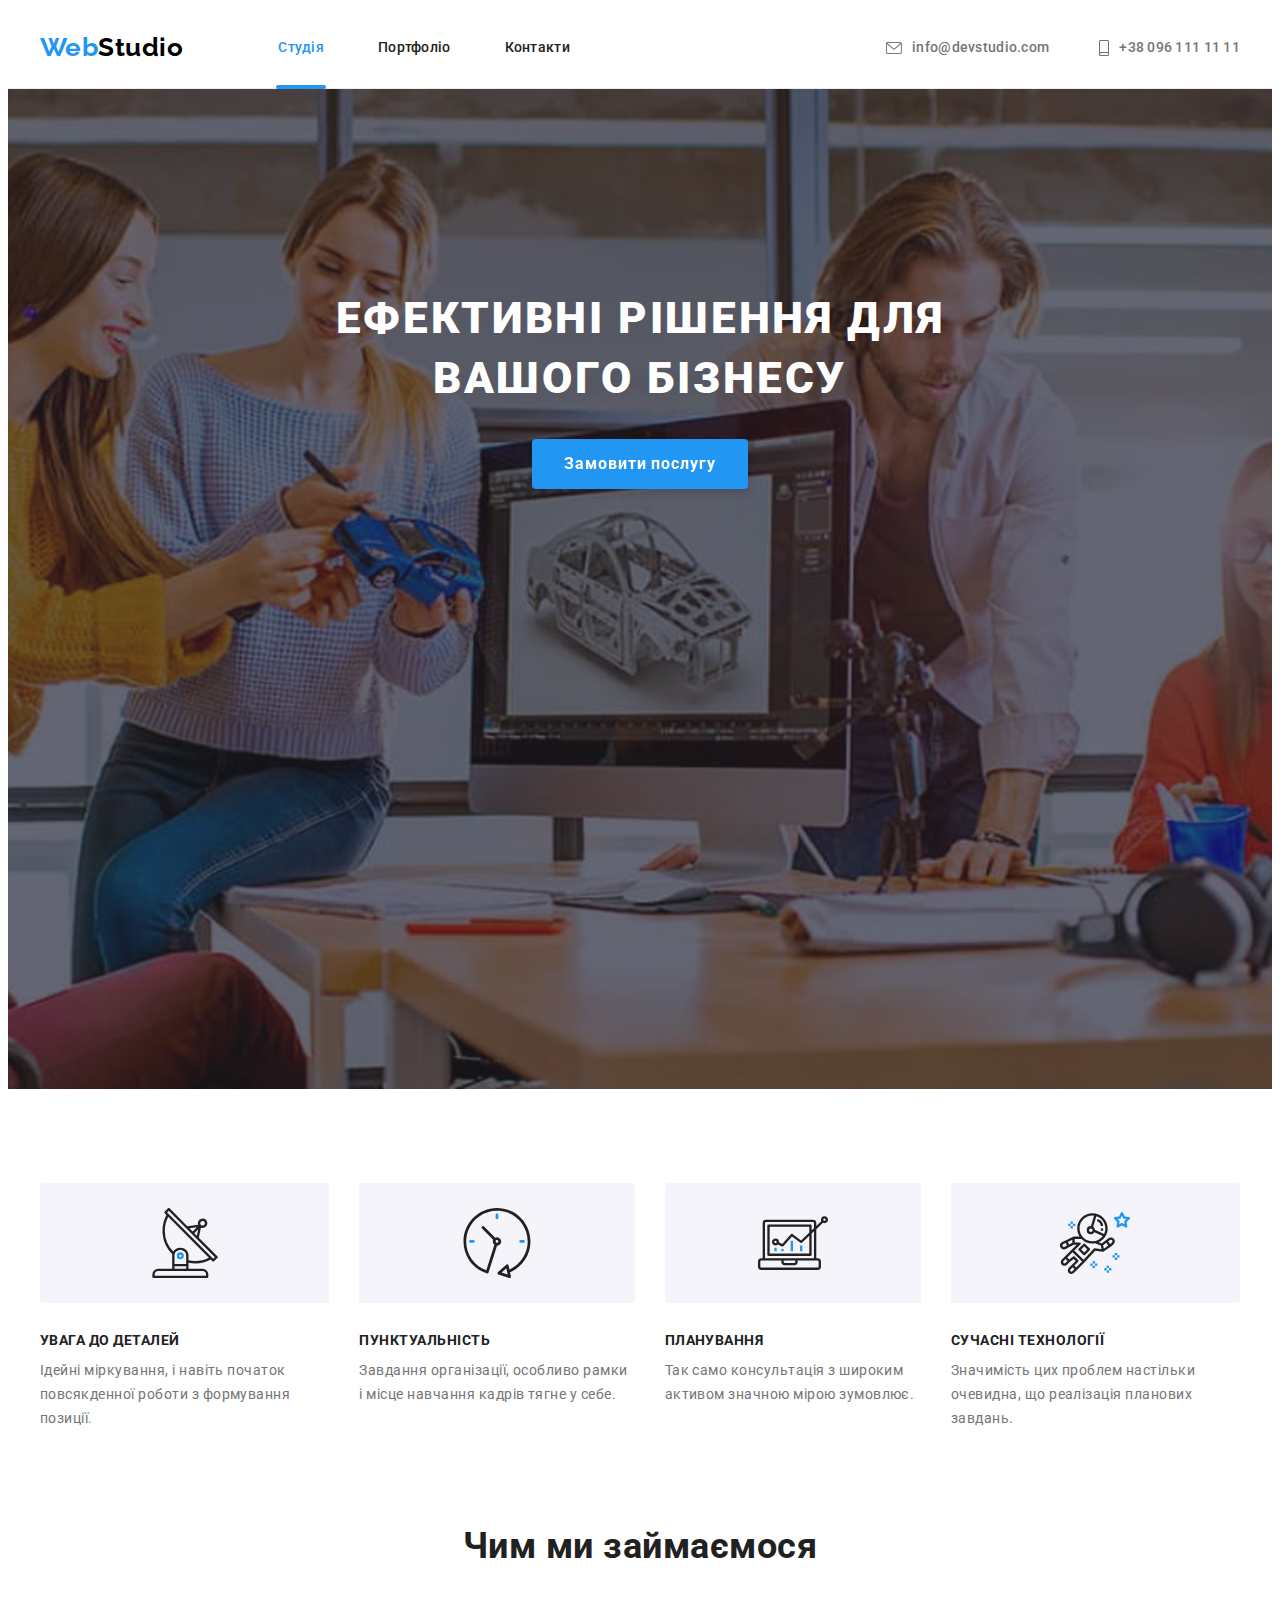
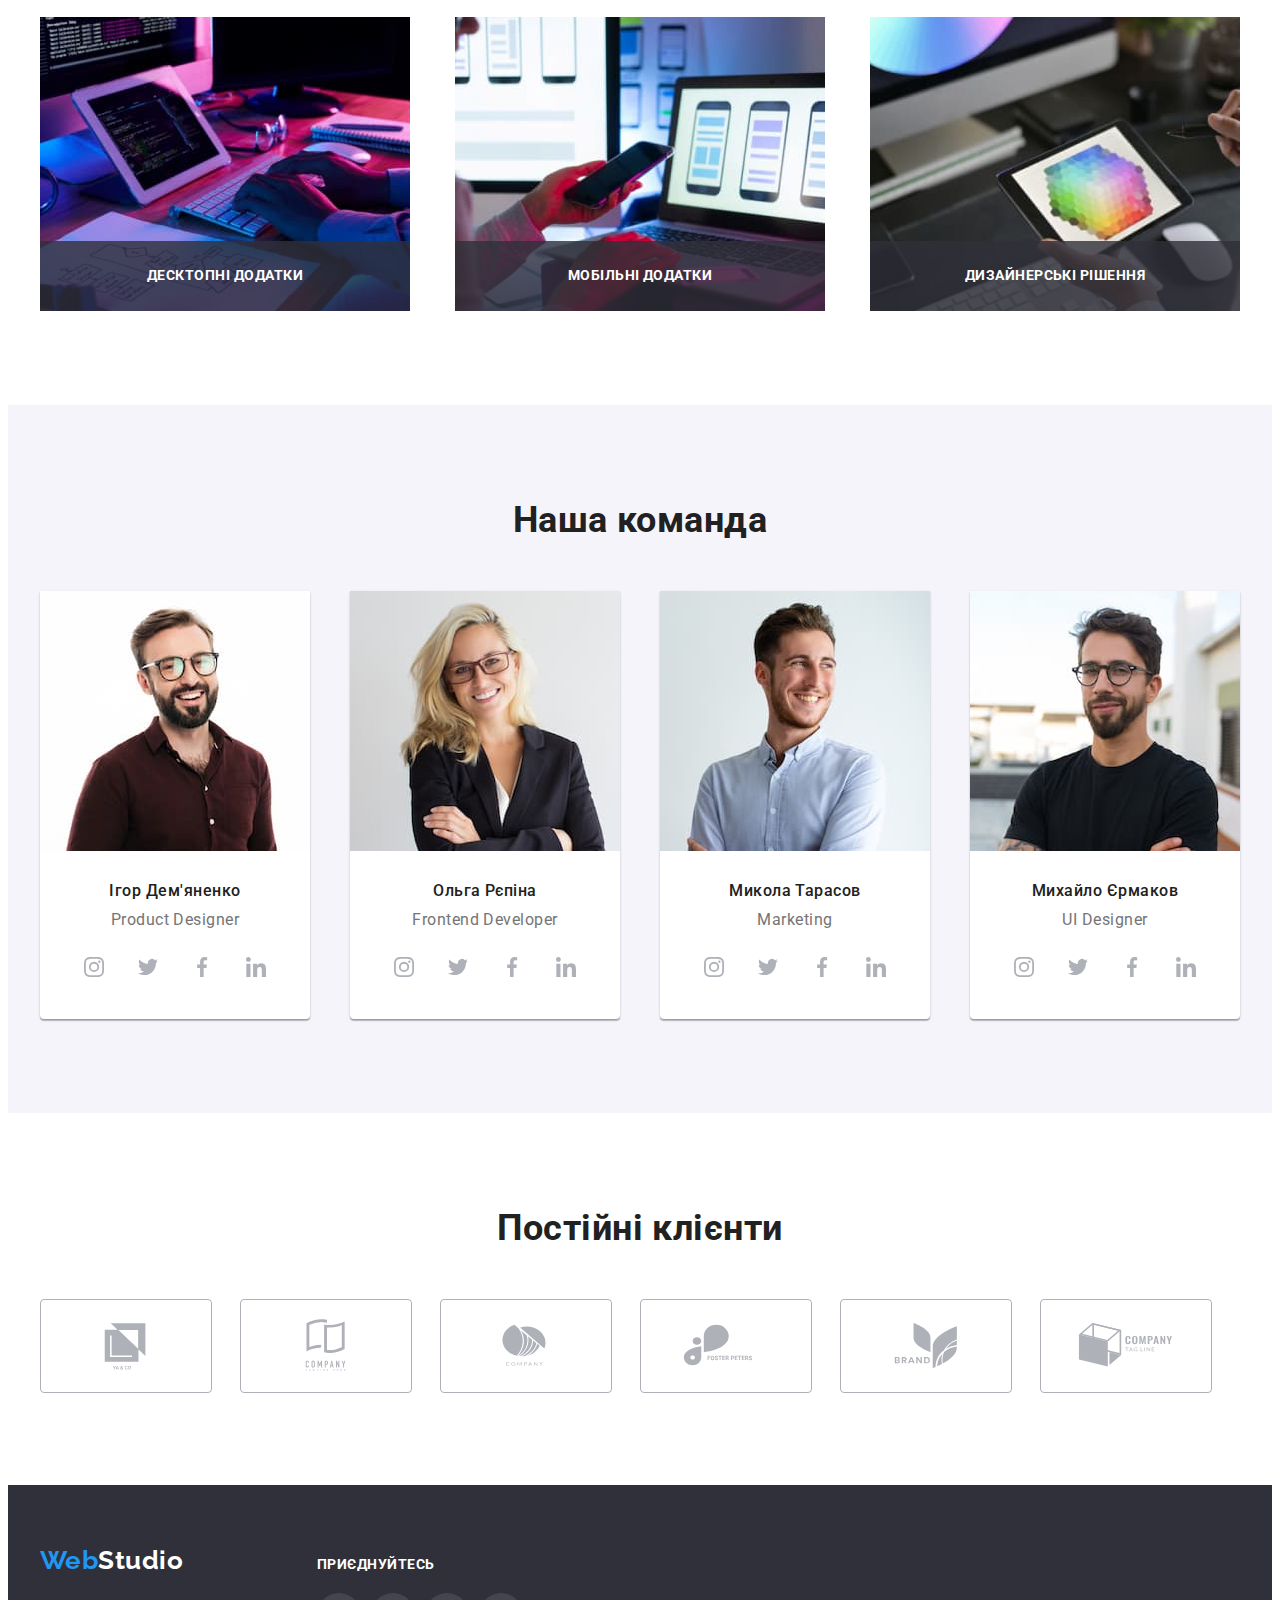
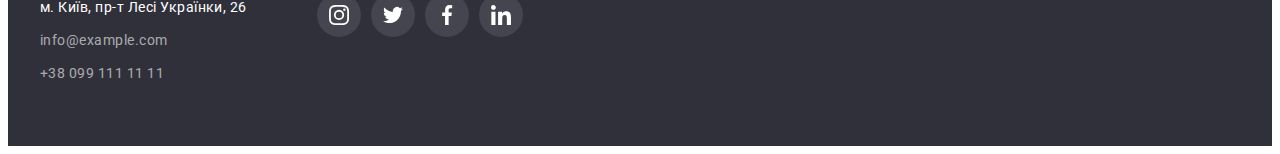
<file: index.html>
<!DOCTYPE html>
<html lang="uk">
	<head>
		<meta charset="UTF-8" />
		<meta http-equiv="X-UA-Compatible" content="IE=edge" />
		<meta name="viewport" content="width=device-width, initial-scale=1.0" />
		<title>Document</title>
		<link rel="preconnect" href="https://fonts.googleapis.com" />
		<link rel="preconnect" href="https://fonts.gstatic.com" crossorigin />
		<link
			href="https://fonts.googleapis.com/css2?family=Raleway:wght@700&family=Roboto:wght@400;500;700;900&display=swap"
			rel="stylesheet"
		/>
		<link
			rel="stylesheet"
			href="https://cdnjs.cloudflare.com/ajax/libs/modern-normalize/1.1.0/modern-normalize.min.css"
			integrity="sha512-wpPYUAdjBVSE4KJnH1VR1HeZfpl1ub8YT/NKx4PuQ5NmX2tKuGu6U/JRp5y+Y8XG2tV+wKQpNHVUX03MfMFn9Q=="
			crossorigin="anonymous"
			referrerpolicy="no-referrer"
		/>
		<link rel="stylesheet" href="./css/styles.css" />
	</head>
	<body>
		<!--  Шапка сторінки  -->
		<header class="header">
			<div class="container header-container">
				<nav class="header-nav">
					<a href="./index.html" class="logo-h link"> Web<span class="header-logo">Studio</span> </a>
					<ul class="header-list list">
						<li class="header-item">
							<a href="./index.html" class="header-link link current">Студія</a>
						</li>
						<li class="header-item">
							<a href="./portfolio.html" class="header-link link">Портфоліо</a>
						</li>
						<li class="header-item">
							<a href="" class="header-link link">Контакти</a>
						</li>
					</ul>
				</nav>

				<ul class="contacts-list list">
					<li class="contacts-item">
						<a href="mailto:info@devstudio.com" class="contacts-link link">
							<svg class="header-contact-icon" width="16" height="12">
								<use href="./images/icons.svg#icon-envelope"></use>
							</svg>
							info@devstudio.com
						</a>
					</li>
					<li class="contacts-item">
						<a href="tel:+380961111111" class="contacts-link link">
							<svg class="header-contact-icon" width="10" height="16">
								<use href="./images/icons.svg#icon-smartphone"></use>
							</svg>
							+38 096 111 11 11</a
						>
					</li>
				</ul>
			</div>
		</header>

		<!--  Унікальний контент сторінки  -->
		<main>
			<!-- Hero -->
			<section class="hero">
				<div class="container">
					<h1 class="hero-title">Ефективні рішення для вашого бізнесу</h1>

					<button type="button" class="hero-btn" data-modal-open>Замовити послугу</button>
				</div>
			</section>

			<!-- Features -->
			<section class="features section">
				<div class="container">
					<h2 class="visually-hidden">Наші особливості</h2>

					<ul class="features-list list">
						<li class="features-item">
							<div class="features-item-icon">
								<svg class="features-icon" width="70" height="70">
									<use href="./images/icons.svg#icon-antenna"></use>
								</svg>
							</div>
							<h3 class="feature-title">УВАГА ДО ДЕТАЛЕЙ</h3>
							<p class="features-text">Ідейні міркування, і навіть початок повсякденної роботи з формування позиції.</p>
						</li>
						<li class="features-item">
							<div class="features-item-icon">
								<svg class="features-icon" width="70" height="70">
									<use href="./images/icons.svg#icon-clock"></use>
								</svg>
							</div>
							<h3 class="feature-title">ПУНКТУАЛЬНІСТЬ</h3>
							<p class="features-text">Завдання організації, особливо рамки і місце навчання кадрів тягне у себе.</p>
						</li>
						<li class="features-item">
							<div class="features-item-icon">
								<svg class="features-icon" width="70" height="70">
									<use href="./images/icons.svg#icon-diagram"></use>
								</svg>
							</div>
							<h3 class="feature-title">ПЛАНУВАННЯ</h3>
							<p class="features-text">Так само консультація з широким активом значною мірою зумовлює.</p>
						</li>
						<li class="features-item">
							<div class="features-item-icon">
								<svg class="features-icon" width="70" height="70">
									<use href="./images/icons.svg#icon-astronaut"></use>
								</svg>
							</div>
							<h3 class="feature-title">СУЧАСНІ ТЕХНОЛОГІЇ</h3>
							<p class="features-text">Значимість цих проблем настільки очевидна, що реалізація планових завдань.</p>
						</li>
					</ul>
				</div>
			</section>

			<!-- Abaut -->
			<section class="abaut section">
				<div class="container">
					<h2 class="title">Чим ми займаємося</h2>

					<ul class="abaut-list list">
						<li class="abaut-item">
							<img src="./images/job-1.jpg" alt="верстка сайту" width="370" />

							<h3 class="label">Десктопні додатки</h3>
						</li>
						<li class="abaut-item">
							<img src="./images/job-2.jpg" alt="адаптація сайту під всі екрани" width="370" />

							<h3 class="label">Мобільні додатки</h3>
						</li>
						<li class="abaut-item">
							<img src="./images/job-3.jpg" alt="дизайн сайту" width="370" />

							<h3 class="label">Дизайнерські рішення</h3>
						</li>
					</ul>
				</div>
			</section>

			<!-- Team -->
			<section class="team section">
				<div class="container">
					<h2 class="title">Наша команда</h2>

					<ul class="team-list list">
						<li class="team-item">
							<img src="./images/pd.jpg" alt="продакт дизайнер" class="team-photo" width="270" />
							<div class="team-info">
								<h3 class="team-title">Ігор Дем'яненко</h3>
								<p class="team-text" lang="en">Product Designer</p>
								<ul class="team-social-list list">
									<li class="team-social-item">
										<a href="" class="team-social-link" aria-label="Instagram">
											<span class="visually-hidden">Instagram</span>
											<svg class="team-social-icon" width="20" height="20">
												<use href="./images/icons.svg#icon-instagram"></use>
											</svg>
										</a>
									</li>
									<li class="team-social-item">
										<a href="" class="team-social-link" aria-label="Twitter">
											<span class="visually-hidden">Twitter</span>
											<svg class="team-social-icon" width="20" height="20">
												<use href="./images/icons.svg#icon-twitter"></use>
											</svg>
										</a>
									</li>
									<li class="team-social-item">
										<a href="" class="team-social-link" aria-label="Facebook">
											<span class="visually-hidden">Facebook</span>
											<svg class="team-social-icon" width="20" height="20">
												<use href="./images/icons.svg#icon-facebook"></use>
											</svg>
										</a>
									</li>
									<li class="team-social-item">
										<a href="" class="team-social-link" aria-label="Linked In">
											<span class="visually-hidden">Linked In</span>
											<svg class="team-social-icon" width="20" height="20">
												<use href="./images/icons.svg#icon-linkedin"></use>
											</svg>
										</a>
									</li>
								</ul>
							</div>
						</li>
						<li class="team-item">
							<img src="./images/fd.jpg" alt="фронтенд-розробник" class="team-photo" width="270" />
							<div class="team-info">
								<h3 class="team-title">Ольга Рєпіна</h3>
								<p class="team-text" lang="en">Frontend Developer</p>
								<ul class="team-social-list list">
									<li class="team-social-item">
										<a href="" class="team-social-link" aria-label="Instagram">
											<span class="visually-hidden">Instagram</span>
											<svg class="team-social-icon" width="20" height="20">
												<use href="./images/icons.svg#icon-instagram"></use>
											</svg>
										</a>
									</li>
									<li class="team-social-item">
										<a href="" class="team-social-link" aria-label="Twitter">
											<span class="visually-hidden">Twitter</span>
											<svg class="team-social-icon" width="20" height="20">
												<use href="./images/icons.svg#icon-twitter"></use>
											</svg>
										</a>
									</li>
									<li class="team-social-item">
										<a href="" class="team-social-link" aria-label="Facebook">
											<span class="visually-hidden">Facebook</span>
											<svg class="team-social-icon" width="20" height="20">
												<use href="./images/icons.svg#icon-facebook"></use>
											</svg>
										</a>
									</li>
									<li class="team-social-item">
										<a href="" class="team-social-link" aria-label="Linked In">
											<span class="visually-hidden">Linked In</span>
											<svg class="team-social-icon" width="20" height="20">
												<use href="./images/icons.svg#icon-linkedin"></use>
											</svg>
										</a>
									</li>
								</ul>
							</div>
						</li>
						<li class="team-item">
							<img src="./images/m.jpg" alt="маркетолог" class="team-photo" width="270" />
							<div class="team-info">
								<h3 class="team-title">Микола Тарасов</h3>
								<p class="team-text" lang="en">Marketing</p>
								<ul class="team-social-list list">
									<li class="team-social-item">
										<a href="" class="team-social-link" aria-label="Instagram">
											<span class="visually-hidden">Instagram</span>
											<svg class="team-social-icon" width="20" height="20">
												<use href="./images/icons.svg#icon-instagram"></use>
											</svg>
										</a>
									</li>
									<li class="team-social-item">
										<a href="" class="team-social-link" aria-label="Twitter">
											<span class="visually-hidden">Twitter</span>
											<svg class="team-social-icon" width="20" height="20">
												<use href="./images/icons.svg#icon-twitter"></use>
											</svg>
										</a>
									</li>
									<li class="team-social-item">
										<a href="" class="team-social-link" aria-label="Facebook">
											<span class="visually-hidden">Facebook</span>
											<svg class="team-social-icon" width="20" height="20">
												<use href="./images/icons.svg#icon-facebook"></use>
											</svg>
										</a>
									</li>
									<li class="team-social-item">
										<a href="" class="team-social-link" aria-label="Linked In">
											<span class="visually-hidden">Linked In</span>
											<svg class="team-social-icon" width="20" height="20">
												<use href="./images/icons.svg#icon-linkedin"></use>
											</svg>
										</a>
									</li>
								</ul>
							</div>
						</li>
						<li class="team-item">
							<img src="images/uid.jpg" alt="дизайнер інтерфейсу користувача" class="team-photo" width="270" />
							<div class="team-info">
								<h3 class="team-title">Михайло Єрмаков</h3>
								<p class="team-text" lang="en">UI Designer</p>
								<ul class="team-social-list list">
									<li class="team-social-item">
										<a href="" class="team-social-link" aria-label="Instagram">
											<span class="visually-hidden">Instagram</span>
											<svg class="team-social-icon" width="20" height="20">
												<use href="./images/icons.svg#icon-instagram"></use>
											</svg>
										</a>
									</li>
									<li class="team-social-item">
										<a href="" class="team-social-link" aria-label="Twitter">
											<span class="visually-hidden">Twitter</span>
											<svg class="team-social-icon" width="20" height="20">
												<use href="./images/icons.svg#icon-twitter"></use>
											</svg>
										</a>
									</li>
									<li class="team-social-item">
										<a href="" class="team-social-link" aria-label="Facebook">
											<span class="visually-hidden">Facebook</span>
											<svg class="team-social-icon" width="20" height="20">
												<use href="./images/icons.svg#icon-facebook"></use>
											</svg>
										</a>
									</li>
									<li class="team-social-item">
										<a href="" class="team-social-link" aria-label="Linked In">
											<span class="visually-hidden">Linked In</span>
											<svg class="team-social-icon" width="20" height="20">
												<use href="./images/icons.svg#icon-linkedin"></use>
											</svg>
										</a>
									</li>
								</ul>
							</div>
						</li>
					</ul>
				</div>
			</section>

			<!-- Clients -->
			<section class="clients section">
				<div class="container">
					<h2 class="title">Постійні клієнти</h2>

					<ul class="clients-list list">
						<li class="clients-item">
							<a href="" class="clients-link">
								<svg class="clients-icon" width="106" height="60">
									<use href="./images/icons.svg#icon-client-logo-1"></use>
								</svg>
							</a>
						</li>
						<li class="clients-item">
							<a href="" class="clients-link">
								<svg class="clients-icon" width="106" height="60">
									<use href="./images/icons.svg#icon-client-logo-2"></use>
								</svg>
							</a>
						</li>
						<li class="clients-item">
							<a href="" class="clients-link">
								<svg class="clients-icon" width="106" height="60">
									<use href="./images/icons.svg#icon-client-logo-3"></use>
								</svg>
							</a>
						</li>
						<li class="clients-item">
							<a href="" class="clients-link">
								<svg class="clients-icon" width="106" height="60">
									<use href="./images/icons.svg#icon-client-logo-4"></use>
								</svg>
							</a>
						</li>
						<li class="clients-item">
							<a href="" class="clients-link">
								<svg class="clients-icon" width="106" height="60">
									<use href="./images/icons.svg#icon-client-logo-5"></use>
								</svg>
							</a>
						</li>
						<li class="clients-item">
							<a href="" class="clients-link">
								<svg class="clients-icon" width="106" height="60">
									<use href="./images/icons.svg#icon-client-logo-6"></use>
								</svg>
							</a>
						</li>
					</ul>
				</div>
			</section>
		</main>

		<!--  Підвал  -->
		<footer class="footer">
			<div class="container footer-info">
				<div class="footer-contact">
					<a href="./index.html" class="logo-f link"> Web<span class="footer-logo">Studio</span> </a>
					<address class="footer-address">
						<ul class="footer-list list">
							<li class="footer-item">
								<a
									href="https://goo.gl/maps/7Z4Gu6gyvnYNkvbY8"
									target="_blank"
									rel="noopener noreferrer nofollow"
									class="footer-location link"
								>
									м. Київ, пр-т Лесі Українки, 26
								</a>
							</li>
							<li class="footer-item">
								<a href="mailto:info@example.com" class="footer-link link">info@example.com</a>
							</li>
							<li class="footer-item">
								<a href="tel:+380991111111" class="footer-link link">+38 099 111 11 11</a>
							</li>
						</ul>
					</address>
				</div>
				<div class="footer-socials">
					<h2 class="footer-socials-title">ПРИЄДНУЙТЕСЬ</h2>

					<ul class="footer-socials-list list">
						<li class="footer-socials-item">
							<a href="" class="footer-socials-link" aria-label="Instagram">
								<span class="visually-hidden">Instagram</span>
								<svg class="footer-social-icon" width="20" height="20">
									<use href="./images/icons.svg#icon-instagram"></use>
								</svg>
							</a>
						</li>
						<li class="footer-socials-item">
							<a href="" class="footer-socials-link" aria-label="Twitter">
								<span class="visually-hidden">Twitter</span>
								<svg class="footer-social-icon" width="20" height="20">
									<use href="./images/icons.svg#icon-twitter"></use>
								</svg>
							</a>
						</li>
						<li class="footer-socials-item">
							<a href="" class="footer-socials-link" aria-label="Facebook">
								<span class="visually-hidden">Facebook</span>
								<svg class="footer-social-icon" width="20" height="20">
									<use href="./images/icons.svg#icon-facebook"></use>
								</svg>
							</a>
						</li>
						<li class="footer-socials-item">
							<a href="" class="footer-socials-link" aria-label="Linked In">
								<span class="visually-hidden">Linked In</span>
								<svg class="footer-social-icon" width="20" height="20">
									<use href="./images/icons.svg#icon-linkedin"></use>
								</svg>
							</a>
						</li>
					</ul>
				</div>
			</div>
		</footer>

		<!-- Модульне вікно -->
		<div class="backdrop is-hidden" data-modal>
			<div class="modal">
				<button type="button" class="btn-close" data-modal-close>
					<svg class="btn-close-icon" width="11" height="11">
						<use href="./images/icons.svg#icon-close"></use>
					</svg>
				</button>
			</div>
		</div>
		<script src="./js/modal.js"></script>
	</body>
</html>
</file>
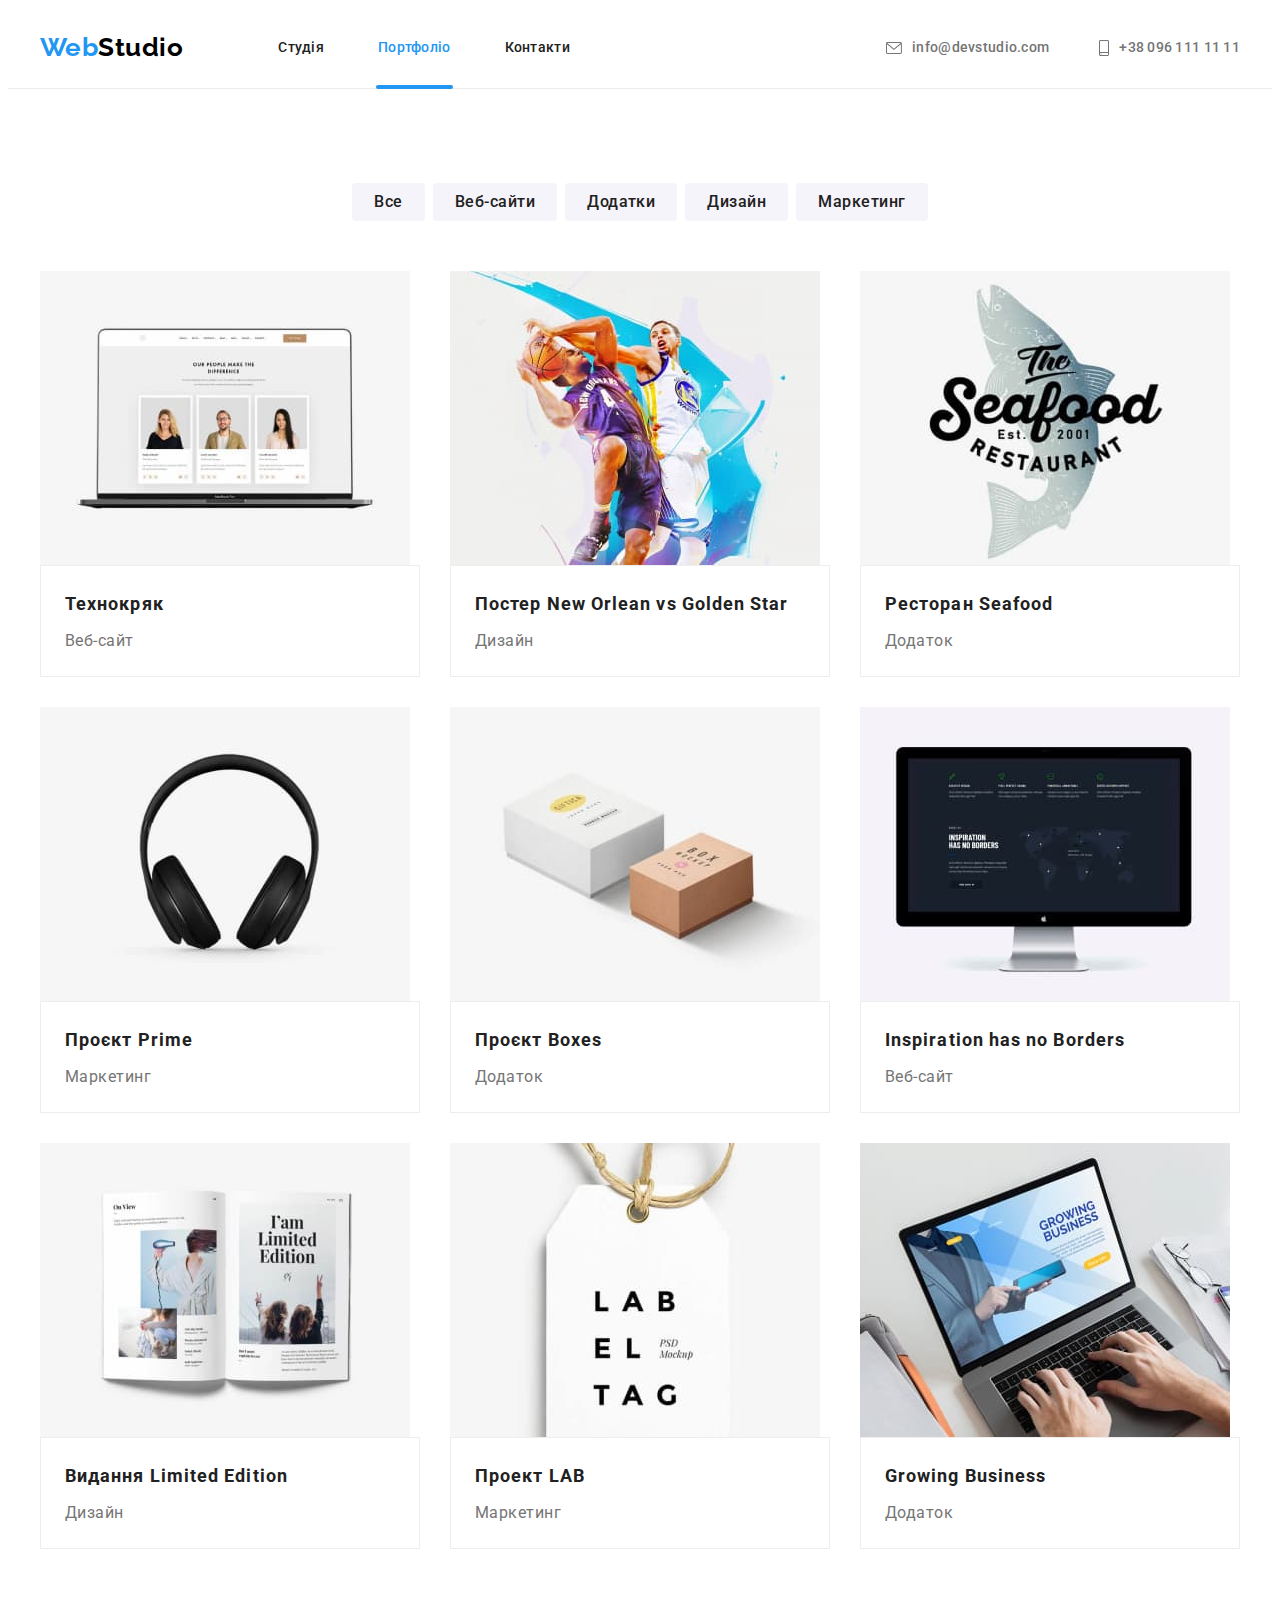
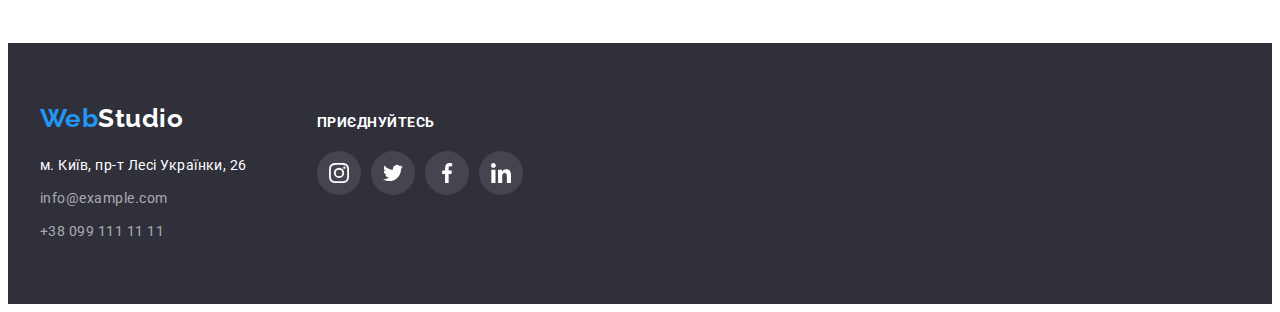
<file: portfolio.html>
<!DOCTYPE html>
<html lang="uk">
	<head>
		<meta charset="UTF-8" />
		<meta http-equiv="X-UA-Compatible" content="IE=edge" />
		<meta name="viewport" content="width=device-width, initial-scale=1.0" />
		<title>Document</title>
		<link rel="preconnect" href="https://fonts.googleapis.com" />
		<link rel="preconnect" href="https://fonts.gstatic.com" crossorigin />
		<link
			href="https://fonts.googleapis.com/css2?family=Raleway:wght@700&family=Roboto:wght@400;500;700;900&display=swap"
			rel="stylesheet"
		/>
		<link
			rel="stylesheet"
			href="https://cdnjs.cloudflare.com/ajax/libs/modern-normalize/1.1.0/modern-normalize.min.css"
			integrity="sha512-wpPYUAdjBVSE4KJnH1VR1HeZfpl1ub8YT/NKx4PuQ5NmX2tKuGu6U/JRp5y+Y8XG2tV+wKQpNHVUX03MfMFn9Q=="
			crossorigin="anonymous"
			referrerpolicy="no-referrer"
		/>
		<link rel="stylesheet" href="./css/styles.css" />
	</head>
	<body>
		<!--  Шапка сторінки  -->
		<header class="header">
			<div class="container header-container">
				<nav class="header-nav">
					<a href="./index.html" class="logo-h link"> Web<span class="header-logo">Studio</span> </a>

					<ul class="header-list list">
						<li class="header-item">
							<a href="./index.html" class="header-link link">Студія</a>
						</li>
						<li class="header-item">
							<a href="./portfolio.html" class="header-link link current">Портфоліо</a>
						</li>
						<li class="header-item">
							<a href="" class="header-link link">Контакти</a>
						</li>
					</ul>
				</nav>

				<ul class="contacts-list list">
					<li class="contacts-item">
						<a href="mailto:info@devstudio.com" class="contacts-link link">
							<svg class="header-contact-icon" width="16" height="12">
								<use href="./images/icons.svg#icon-envelope"></use>
							</svg>
							info@devstudio.com
						</a>
					</li>
					<li class="contacts-item">
						<a href="tel:+380961111111" class="contacts-link link">
							<svg class="header-contact-icon" width="10" height="16">
								<use href="./images/icons.svg#icon-smartphone"></use>
							</svg>
							+38 096 111 11 11</a
						>
					</li>
				</ul>
			</div>
		</header>

		<!--  Унікальний контент сторінки  -->
		<main>
			<section class="projects section">
				<h1 class="visually-hidden">Портфоліо</h1>

				<div class="container">
					<!-- Button -->
					<ul class="buttons-list list">
						<li class="buttons-item">
							<button type="button" class="portfolio-btn">Все</button>
						</li>
						<li class="buttons-item">
							<button type="button" class="portfolio-btn">Веб-сайти</button>
						</li>
						<li class="buttons-item">
							<button type="button" class="portfolio-btn">Додатки</button>
						</li>
						<li class="buttons-item">
							<button type="button" class="portfolio-btn">Дизайн</button>
						</li>
						<li class="buttons-item">
							<button type="button" class="portfolio-btn">Маркетинг</button>
						</li>
					</ul>

					<!-- Project -->
					<ul class="projects-list list">
						<li class="project-item">
							<a href="" class="project-link link">
								<div class="project-overlay">
									<img src="./images/w-technokryak.jpg" alt="сторінка сайту на екрані ноутбука" width="370" />

									<p class="project-text">
										Ресурс пропонує комплексні пропозиції з різним рівнем функціоналу та сервісів. Все це дозволить
										відвідувачу отримати вичерпні відомості про компанію чи приватну особу.
									</p>
								</div>

								<div class="project-info">
									<h2 class="projects-title">Технокряк</h2>
									<p class="projects-text">Веб-сайт</p>
								</div>
							</a>
						</li>
						<li class="project-item">
							<a href="" class="project-link link">
								<div class="project-overlay">
									<img src="./images/d-neworlean.jpg" alt="чоловіки грають в баскетбол" width="370" />

									<p class="project-text">
										Ресурс пропонує комплексні пропозиції з різним рівнем функціоналу та сервісів. Все це дозволить
										відвідувачу отримати вичерпні відомості про компанію чи приватну особу.
									</p>
								</div>

								<div class="project-info">
									<h2 class="projects-title">
										Постер
										<span lang="en">New Orlean vs Golden Star</span>
									</h2>
									<p class="projects-text">Дизайн</p>
								</div>
							</a>
						</li>
						<li class="project-item">
							<a href="" class="project-link link">
								<div class="project-overlay">
									<img src="./images/a-seafood.jpg" alt="малюнок риби" width="370" />

									<p class="project-text">
										Ресурс пропонує комплексні пропозиції з різним рівнем функціоналу та сервісів. Все це дозволить
										відвідувачу отримати вичерпні відомості про компанію чи приватну особу.
									</p>
								</div>

								<div class="project-info">
									<h2 class="projects-title">
										Ресторан
										<span lang="en">Seafood</span>
									</h2>
									<p class="projects-text">Додаток</p>
								</div>
							</a>
						</li>
						<li class="project-item">
							<a href="" class="project-link link">
								<div class="project-overlay">
									<img src="./images/m-prime.jpg" alt="великі навушники" width="370" />

									<p class="project-text">
										Ресурс пропонує комплексні пропозиції з різним рівнем функціоналу та сервісів. Все це дозволить
										відвідувачу отримати вичерпні відомості про компанію чи приватну особу.
									</p>
								</div>

								<div class="project-info">
									<h2 class="projects-title">
										Проєкт
										<span lang="en">Prime</span>
									</h2>
									<p class="projects-text">Маркетинг</p>
								</div>
							</a>
						</li>
						<li class="project-item">
							<a href="" class="project-link link">
								<div class="project-overlay">
									<img src="./images/a-boxes.jpg" alt="дві коробки" width="370" />

									<p class="project-text">
										Ресурс пропонує комплексні пропозиції з різним рівнем функціоналу та сервісів. Все це дозволить
										відвідувачу отримати вичерпні відомості про компанію чи приватну особу.
									</p>
								</div>

								<div class="project-info">
									<h2 class="projects-title">
										Проєкт
										<span lang="en">Boxes</span>
									</h2>
									<p class="projects-text">Додаток</p>
								</div>
							</a>
						</li>
						<li class="project-item">
							<a href="" class="project-link link">
								<div class="project-overlay">
									<img src="./images/w-inspiration.jpg" alt="монітор комп'ютера з відкритою сторінкою" width="370" />

									<p class="project-text">
										Ресурс пропонує комплексні пропозиції з різним рівнем функціоналу та сервісів. Все це дозволить
										відвідувачу отримати вичерпні відомості про компанію чи приватну особу.
									</p>
								</div>

								<div class="project-info">
									<h2 class="projects-title">
										<span lang="en">Inspiration has no Borders</span>
									</h2>
									<p class="projects-text">Веб-сайт</p>
								</div>
							</a>
						</li>
						<li class="project-item">
							<a href="" class="project-link link">
								<div class="project-overlay">
									<img
										src="./images/d-limited.jpg"
										alt="відкрита книга із зображенням жінок з довгим волоссям"
										width="370"
									/>

									<p class="project-text">
										Ресурс пропонує комплексні пропозиції з різним рівнем функціоналу та сервісів. Все це дозволить
										відвідувачу отримати вичерпні відомості про компанію чи приватну особу.
									</p>
								</div>

								<div class="project-info">
									<h2 class="projects-title">
										Видання
										<span lang="en">Limited Edition</span>
									</h2>
									<p class="projects-text">Дизайн</p>
								</div>
							</a>
						</li>
						<li class="project-item">
							<a href="" class="project-link link">
								<div class="project-overlay">
									<img src="./images/m-lab.jpg" alt="бірка на шнурку" width="370" />

									<p class="project-text">
										Ресурс пропонує комплексні пропозиції з різним рівнем функціоналу та сервісів. Все це дозволить
										відвідувачу отримати вичерпні відомості про компанію чи приватну особу.
									</p>
								</div>

								<div class="project-info">
									<h2 class="projects-title">
										Проект
										<span lang="en">LAB</span>
									</h2>
									<p class="projects-text">Маркетинг</p>
								</div>
							</a>
						</li>
						<li class="project-item">
							<a href="" class="project-link link">
								<div class="project-overlay">
									<img src="./images/a-growing.jpg" alt="людина працює на ноутбуці" width="370" />

									<p class="project-text">
										Ресурс пропонує комплексні пропозиції з різним рівнем функціоналу та сервісів. Все це дозволить
										відвідувачу отримати вичерпні відомості про компанію чи приватну особу.
									</p>
								</div>

								<div class="project-info">
									<h2 class="projects-title">
										<span lang="en">Growing Business</span>
									</h2>
									<p class="projects-text">Додаток</p>
								</div>
							</a>
						</li>
					</ul>
				</div>
			</section>
		</main>

		<!--  Підвал  -->
		<footer class="footer">
			<div class="container footer-info">
				<div class="footer-contact">
					<a href="./index.html" class="logo-f link"> Web<span class="footer-logo">Studio</span> </a>
					<address class="footer-address">
						<ul class="footer-list list">
							<li class="footer-item">
								<a
									href="https://goo.gl/maps/7Z4Gu6gyvnYNkvbY8"
									target="_blank"
									rel="noopener noreferrer nofollow"
									class="footer-location link"
								>
									м. Київ, пр-т Лесі Українки, 26
								</a>
							</li>
							<li class="footer-item">
								<a href="mailto:info@example.com" class="footer-link link">info@example.com</a>
							</li>
							<li class="footer-item">
								<a href="tel:+380991111111" class="footer-link link">+38 099 111 11 11</a>
							</li>
						</ul>
					</address>
				</div>
				<div class="footer-socials">
					<h2 class="footer-socials-title">ПРИЄДНУЙТЕСЬ</h2>

					<ul class="footer-socials-list list">
						<li class="footer-socials-item">
							<a href="" class="footer-socials-link" aria-label="Instagram">
								<span class="visually-hidden">Instagram</span>
								<svg class="footer-social-icon" width="20" height="20">
									<use href="./images/icons.svg#icon-instagram"></use>
								</svg>
							</a>
						</li>
						<li class="footer-socials-item">
							<a href="" class="footer-socials-link" aria-label="Twitter">
								<span class="visually-hidden">Twitter</span>
								<svg class="footer-social-icon" width="20" height="20">
									<use href="./images/icons.svg#icon-twitter"></use>
								</svg>
							</a>
						</li>
						<li class="footer-socials-item">
							<a href="" class="footer-socials-link" aria-label="Facebook">
								<span class="visually-hidden">Facebook</span>
								<svg class="footer-social-icon" width="20" height="20">
									<use href="./images/icons.svg#icon-facebook"></use>
								</svg>
							</a>
						</li>
						<li class="footer-socials-item">
							<a href="" class="footer-socials-link" aria-label="Linked In">
								<span class="visually-hidden">Linked In</span>
								<svg class="footer-social-icon" width="20" height="20">
									<use href="./images/icons.svg#icon-linkedin"></use>
								</svg>
							</a>
						</li>
					</ul>
				</div>
			</div>
		</footer>
	</body>
</html>
</file>
<file: css/styles.css>
:root {
	--primary-text-color: #212121;
	--secondary-text-color: #757575;
	--tertiary-text-color: #ffffff;
	--accent-color: #2196f3;
	--primary-btn-color: #2196f3;
	--secondary-btn-color: #f5f4fa;
	--logo-color: #000000;
	--primary-bg-color: #ffffff;
	--secondary-bg-color: #2f303a;
	--section-bg-color: #f5f4fa;
	--link-color: rgba(255, 255, 255, 0.6);
	--primary-icon-color: #afb1b8;
	--transition-duration: 250ms;
	--transition-timing-function: cubic-bezier(0.4, 0, 0.2, 1);
	--overlay: rgba(33, 150, 243, 0.9);
}

body {
	font-family: "Roboto", sans-serif;
	font-size: 16px;
	line-height: 1.14;
	letter-spacing: 0.03em;
	color: var(--primary-text-color);
	background-color: var(--primary-bg-color);
}

.container {
	width: 1200px;
	padding-right: 15px;
	padding-left: 15px;
	margin: 0 auto;
}

h1,
h2,
h3,
h4,
h5,
h6,
ul,
p {
	margin: 0;
}

ul,
p {
	padding-left: 0;
}

img {
	display: block;
	max-width: 100%;
	height: auto;
}

.list {
	list-style: none;
}

.link {
	text-decoration: none;
}

.section {
	padding: 94px 0;
}

/* ---------- header ----------*/

.header {
	border-bottom: 1px solid #ececec;
}

.header-container {
	display: flex;

	align-items: center;
}

.header-nav {
	display: flex;

	align-items: center;
}

/* ---------- logo ---------- */

.logo-h,
.logo-f {
	font-family: "Raleway", sans-serif;
	font-weight: 700;
	font-size: 26px;
	line-height: 1.19;

	color: var(--accent-color);
}

.logo-h {
	margin-right: 93px;
	padding-top: 24px;
	padding-bottom: 25px;
}

.header-logo {
	color: var(--logo-color);
}

/* ---------- header-list ---------- */

.header-list {
	display: flex;
}

.header-list .current {
	position: relative;
	color: var(--accent-color);
}

.current::after {
	display: block;
	content: "";
	position: absolute;
	left: 0;
	bottom: -1px;
	width: 100%;
	height: 4px;
	border-radius: 2px;

	background-color: var(--accent-color);
}

.header-item:not(:last-child) {
	margin-right: 50px;
}

.header-link {
	display: block;
	padding-top: 32px;
	padding-right: 2px;
	padding-left: 2px;
	padding-bottom: 32px;

	font-weight: 500;
	font-size: 14px;
	letter-spacing: 0.02em;
	color: var(--primary-text-color);
	transition: color var(--transition-duration) var(--transition-timing-function);
}

.header-link:hover,
.header-link:focus {
	color: var(--accent-color);
}

/* ---------- contacts-list ---------- */
.contacts-list {
	display: flex;
	margin-left: auto;
}

.contacts-item + .contacts-item {
	margin-left: 50px;
}

.contacts-link {
	display: flex;
	align-items: center;
	padding-top: 32px;
	padding-bottom: 32px;

	font-style: normal;
	font-weight: 500;
	font-size: 14px;
	letter-spacing: 0.02em;
	color: var(--secondary-text-color);
	transition: color var(--transition-duration) var(--transition-timing-function);
}

.contacts-link:hover,
.contacts-link:focus {
	color: var(--accent-color);
}

.header-contact-icon {
	fill: currentColor;
	margin-right: 10px;
}

/* ---------- hero ---------- */

.hero {
	max-width: 1600px;
	min-height: 600px;
	margin-right: auto;
	margin-left: auto;
	padding-top: 200px;
	padding-bottom: 200px;

	text-align: center;
	background-color: #c4c4c4;
	background-image: linear-gradient(to right, rgba(47, 48, 58, 0.4), rgba(47, 48, 58, 0.4)), url(../images/hero.jpg);
	background-repeat: no-repeat;
	background-position: center;
	background-size: cover;
}

.hero-title {
	width: 696px;
	margin-left: auto;
	margin-right: auto;
	margin-bottom: 30px;

	font-weight: 900;
	font-size: 44px;
	line-height: 1.36;
	letter-spacing: 0.06em;
	text-transform: uppercase;
	color: var(--tertiary-text-color);
}

.hero-btn {
	display: inline-block;
	min-width: 216px;
	padding: 10px 32px;
	border: none;
	border-radius: 4px;

	font-family: inherit;
	font-weight: 700;
	font-size: 16px;
	line-height: 1.88;
	letter-spacing: 0.06em;
	text-decoration: none;
	color: var(--tertiary-text-color);
	background-color: var(--primary-btn-color);
	filter: drop-shadow(0px 4px 4px rgba(0, 0, 0, 0.15));

	cursor: pointer;

	transition: background-color var(--transition-duration) var(--transition-timing-function);
}

.hero-btn:hover,
.hero-btn:focus {
	background-color: #188ce8;
}

/* ---------- features ---------- */

.features {
	color: var(--secondary-text-color);
}

.visually-hidden {
	position: absolute;
	white-space: nowrap;
	width: 1px;
	height: 1px;
	overflow: hidden;
	border: 0;
	padding: 0;
	clip: rect(0 0 0 0);
	clip-path: inset(50%);
	margin: -1px;
}

.features-list {
	display: flex;
}

.features-item:not(:last-child) {
	margin-right: 30px;
}

.features-item-icon {
	display: flex;
	justify-content: center;
	align-items: center;
	height: 120px;
	margin-bottom: 30px;
	border-radius: 4px;
	background-color: var(--section-bg-color);
}

.feature-title,
.label {
	font-size: 14px;
	text-transform: uppercase;
	color: var(--primary-text-color);
}

.feature-title {
	margin-bottom: 10px;
}
.features-text {
	font-size: 14px;
	line-height: 1.71;
}

/* ---------- abaut us ---------- */

.abaut {
	padding-top: 0;

	text-align: center;
}

.title {
	margin-bottom: 50px;

	font-size: 36px;
	line-height: 1.17;
}

.abaut-list {
	display: flex;
	justify-content: space-between;
}

.abaut-item {
	position: relative;
}

.label {
	position: absolute;
	display: flex;
	justify-content: center;
	align-items: center;
	bottom: 0;
	width: 100%;
	height: 70px;

	color: var(--tertiary-text-color);
	background-color: rgba(47, 48, 58, 0.8);
}

/* ---------- team ---------- */

.team {
	line-height: 1.19;
	text-align: center;
	background-color: var(--section-bg-color);
}

.team-list {
	display: flex;
	justify-content: space-between;
}

.team-item {
	width: 270px;
	border-radius: 0px 0px 4px 4px;

	background-color: var(--primary-bg-color);
	box-shadow: 0px 1px 3px rgba(0, 0, 0, 0.12), 0px 1px 1px rgba(0, 0, 0, 0.14), 0px 2px 1px rgba(0, 0, 0, 0.2);
}

.team-info {
	padding: 30px 32px;

	text-align: center;
}

.team-title {
	margin-bottom: 10px;

	font-weight: 500;
	font-size: 16px;
}

.team-text {
	color: var(--secondary-text-color);
	margin-bottom: 16px;
}

.team-social-list {
	display: flex;
}

.team-social-item:not(:last-child) {
	margin-right: 10px;
}

.team-social-item {
	width: 44px;
	height: 44px;
}

.team-social-link {
	display: flex;
	justify-content: center;
	align-items: center;
	width: 100%;
	height: 100%;
	border-radius: 50%;
	fill: var(--primary-icon-color);
	transition: background-color var(--transition-duration) var(--transition-timing-function),
		fill var(--transition-duration) var(--transition-timing-function);
}

.team-social-link:hover,
.team-social-link:focus {
	background-color: var(--accent-color);
	fill: #ffffff;
}

/* ---------- Client ---------- */

.clients {
	text-align: center;
}

.clients-list {
	display: flex;
}

.clients-item {
	width: 170px;
	height: 92px;
}

.clients-item:not(:last-child) {
	margin-right: 30px;
}

.clients-link {
	display: flex;
	justify-content: center;
	align-items: center;
	width: 100%;
	height: 100%;
	border: 1px solid var(--primary-icon-color);
	border-radius: 4px;
	fill: var(--primary-icon-color);
	transition: border-color var(--transition-duration) var(--transition-timing-function),
		fill var(--transition-duration) var(--transition-timing-function);
}

.clients-link:hover,
.clients-link:focus {
	border-color: var(--accent-color);
	fill: var(--accent-color);
}

/* ---------- portfolio ---------- */

/* ---------- button ---------- */

.buttons-list {
	display: flex;
	justify-content: center;
	margin-bottom: 50px;
}

.buttons-item:not(:last-child) {
	margin-right: 8px;
}

.portfolio-btn {
	display: inline-block;
	padding: 6px 22px;
	border-radius: 4px;
	border: none;

	font-family: inherit;
	font-weight: 500;
	font-size: 16px;
	line-height: 1.63;
	letter-spacing: 0.03em;
	text-decoration: none;
	text-align: center;
	color: var(--primary-text-color);
	background-color: var(--secondary-btn-color);
	transition: color var(--transition-duration) var(--transition-timing-function),
		background-color var(--transition-duration) var(--transition-timing-function),
		box-shadow var(--transition-duration) var(--transition-timing-function);

	cursor: pointer;
}

.portfolio-btn:hover,
.portfolio-btn:focus {
	color: var(--tertiary-text-color);
	background-color: var(--primary-btn-color);
	box-shadow: 0px 3px 1px rgba(0, 0, 0, 0.1), 0px 1px 2px rgba(0, 0, 0, 0.08), 0px 2px 2px rgba(0, 0, 0, 0.12);
}

/* ---------- projects ---------- */

.projects-list {
	display: flex;
	flex-wrap: wrap;
}

.project-item {
	flex-basis: calc((100% - 2 * 30px) / 3);
}

.project-item:not(:nth-child(3n)) {
	margin-right: 30px;
}

.project-item:not(:nth-last-child(-n + 3)) {
	margin-bottom: 30px;
}

.project-link {
	display: block;
	transition: box-shadow var(--transition-duration) var(--transition-timing-function);
}

.project-overlay {
	position: relative;
	overflow: hidden;
}

.project-text {
	position: absolute;
	padding: 63px 24px;
	top: 0;
	left: 0;
	width: 100%;
	height: 100%;
	color: var(--tertiary-text-color);
	background-color: var(--overlay);

	font-size: 18px;
	line-height: 1.56;
	letter-spacing: 0.03em;

	transform: translateY(100%);
	transition: transform var(--transition-duration) var(--transition-timing-function);
}

.project-link:hover .project-text,
.project-link:focus .project-text {
	box-shadow: 0px 1px 1px rgba(0, 0, 0, 0.12), 0px 4px 4px rgba(0, 0, 0, 0.06), 1px 4px 6px rgba(0, 0, 0, 0.16);
	transform: translateY(0);
}

.project-info {
	padding: 20px 24px;
	border: 1px solid #eeeeee;
}

.projects-title {
	margin-bottom: 4px;
	font-size: 18px;
	line-height: 2;
	letter-spacing: 0.06em;
	color: var(--primary-text-color);
}

.projects-text {
	line-height: 1.88;
	color: var(--secondary-text-color);
}

/* ---------- footer ---------- */
.footer {
	padding-top: 60px;
	padding-bottom: 60px;

	background-color: var(--secondary-bg-color);
}

.footer-info {
	display: flex;
	align-items: baseline;
}

.footer-contact {
	margin-right: 70px;
}
.logo-f {
	display: block;
	margin-bottom: 20px;
}

.footer-logo {
	color: var(--tertiary-text-color);
}

.footer-item:not(:last-child) {
	margin-bottom: 9px;
}

.footer-location,
.footer-link {
	font-style: normal;
	font-weight: 400;
	font-size: 14px;
	line-height: 1.71;
}

.footer-location {
	color: var(--tertiary-text-color);
	transition: color var(--transition-duration) var(--transition-timing-function);
}

.footer-link {
	color: rgba(255, 255, 255, 0.6);
	transition: color var(--transition-duration) var(--transition-timing-function);
}

.footer-location:hover,
.footer-location:focus,
.footer-link:hover,
.footer-link:focus {
	color: var(--accent-color);
}

.footer-socials-title {
	margin-bottom: 20px;
	font-size: 14px;
	color: var(--tertiary-text-color);
}

.footer-socials-list {
	display: flex;
}

.footer-socials-item:not(:last-child) {
	margin-right: 10px;
}

.footer-socials-item {
	width: 44px;
	height: 44px;
}

.footer-socials-link {
	display: flex;
	justify-content: center;
	align-items: center;
	width: 100%;
	height: 100%;
	border-radius: 50%;
	fill: var(--tertiary-text-color);
	background-color: rgba(255, 255, 255, 0.1);
	transition: background-color var(--transition-duration) var(--transition-timing-function);
}

.footer-socials-link:hover,
.footer-socials-link:focus {
	background-color: var(--accent-color);
}

/* ---------- modal ---------- */

.backdrop {
	position: fixed;
	top: 0;
	left: 0;
	width: 100%;
	height: 100%;
	background: rgba(0, 0, 0, 0.2);
	border: 1px solid #000000;

	visibility: visible;
	opacity: 1;

	transition: visibility var(--transition-duration) var(--transition-timing-function),
		opacity var(--transition-duration) var(--transition-timing-function);
}
.backdrop.is-hidden {
	visibility: hidden;
	opacity: 0;
	pointer-events: none;
}

.modal {
	position: absolute;
	top: 50%;
	left: 50%;
	width: 528px;
	min-height: 581px;

	background: var(--primary-bg-color);
	box-shadow: 0px 1px 3px rgba(0, 0, 0, 0.12), 0px 1px 1px rgba(0, 0, 0, 0.14), 0px 2px 1px rgba(0, 0, 0, 0.2);
	border-radius: 4px;

	transform: translate(-50%, -50%) scale(1);
	transition: transform var(--transition-duration) var(--transition-timing-function),
		scale var(--transition-duration) var(--transition-timing-function);
}

.backdrop.is-hidden .modal {
	transform: translate(-50%, -50%) scale(0);
}

.btn-close {
	position: absolute;
	display: flex;
	justify-content: center;
	align-items: center;
	top: 8px;
	right: 8px;
	width: 30px;
	height: 30px;
	border-radius: 50%;
	border: 1px solid rgba(0, 0, 0, 0.1);
	background: #ffffff;
	box-shadow: 0px 1px 3px rgba(0, 0, 0, 0.12), 0px 1px 1px rgba(0, 0, 0, 0.14), 0px 2px 1px rgba(0, 0, 0, 0.2);
	cursor: pointer;
}
</file>
